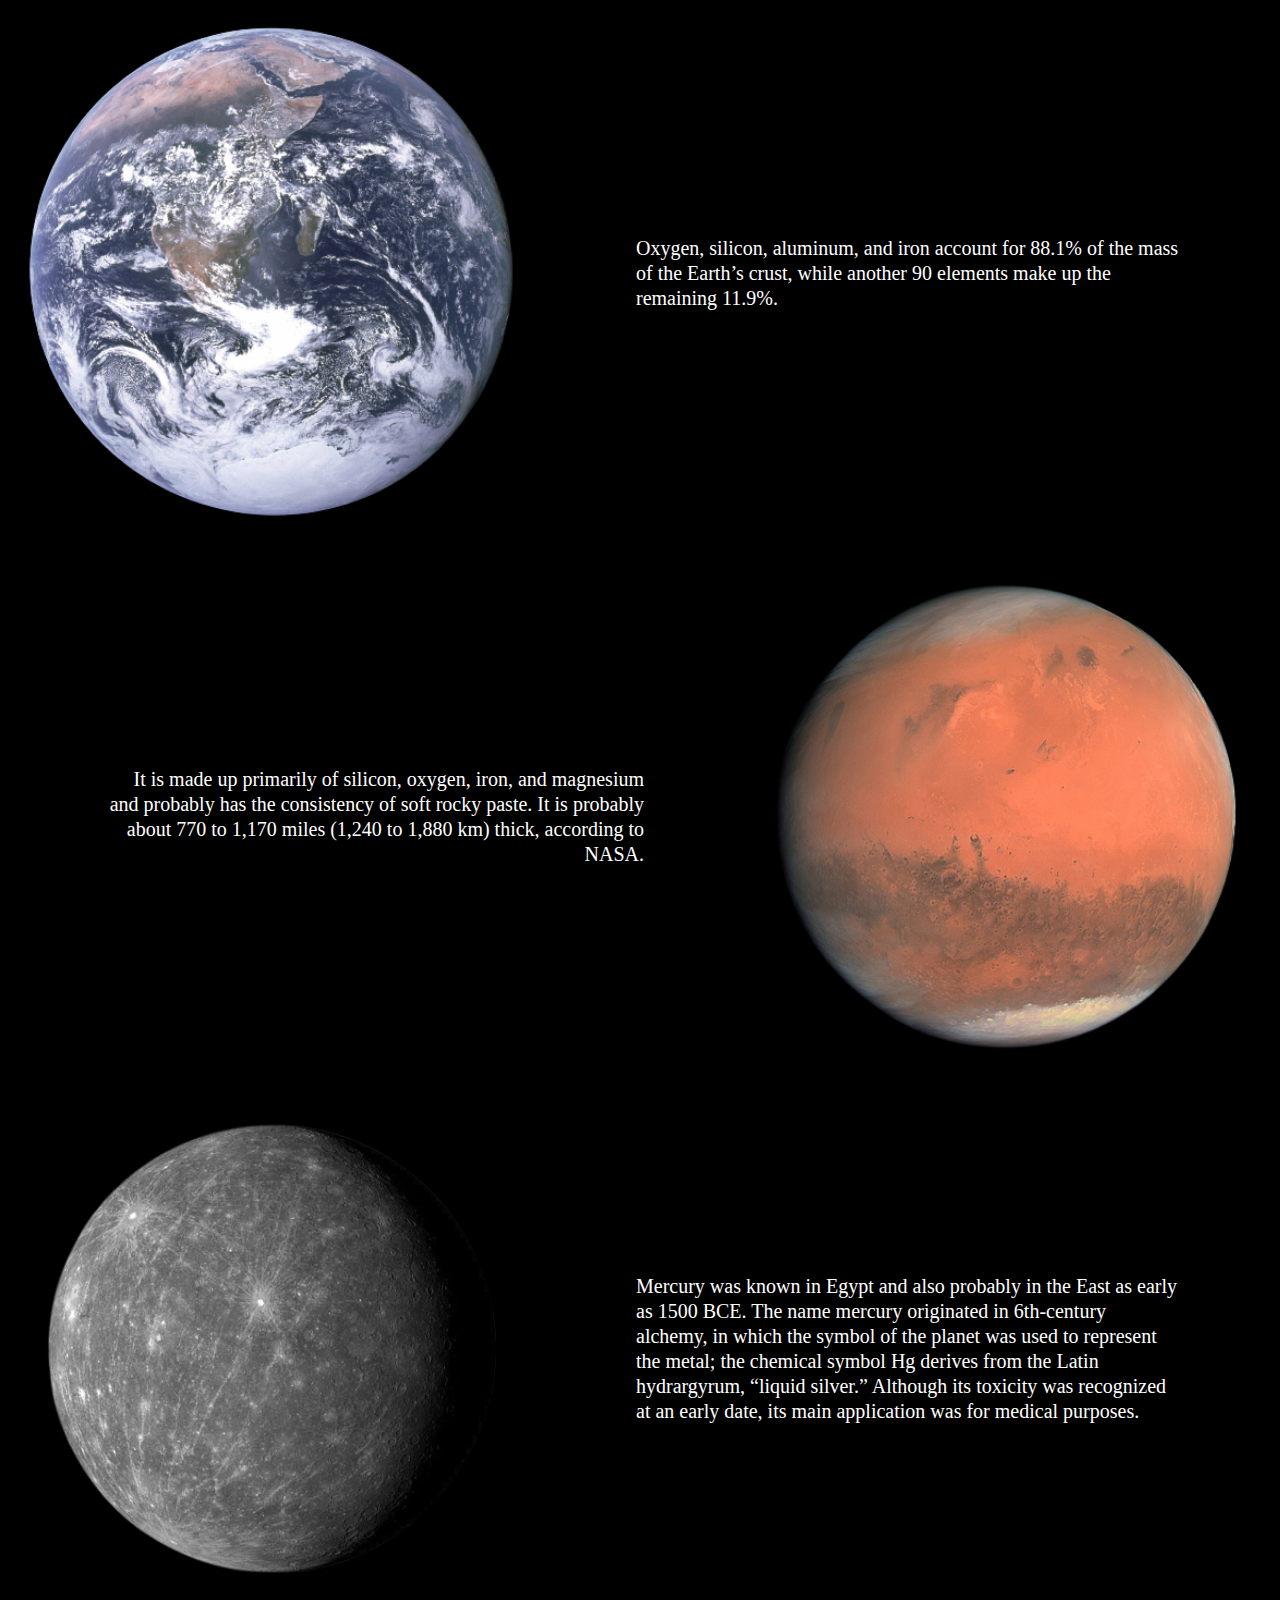
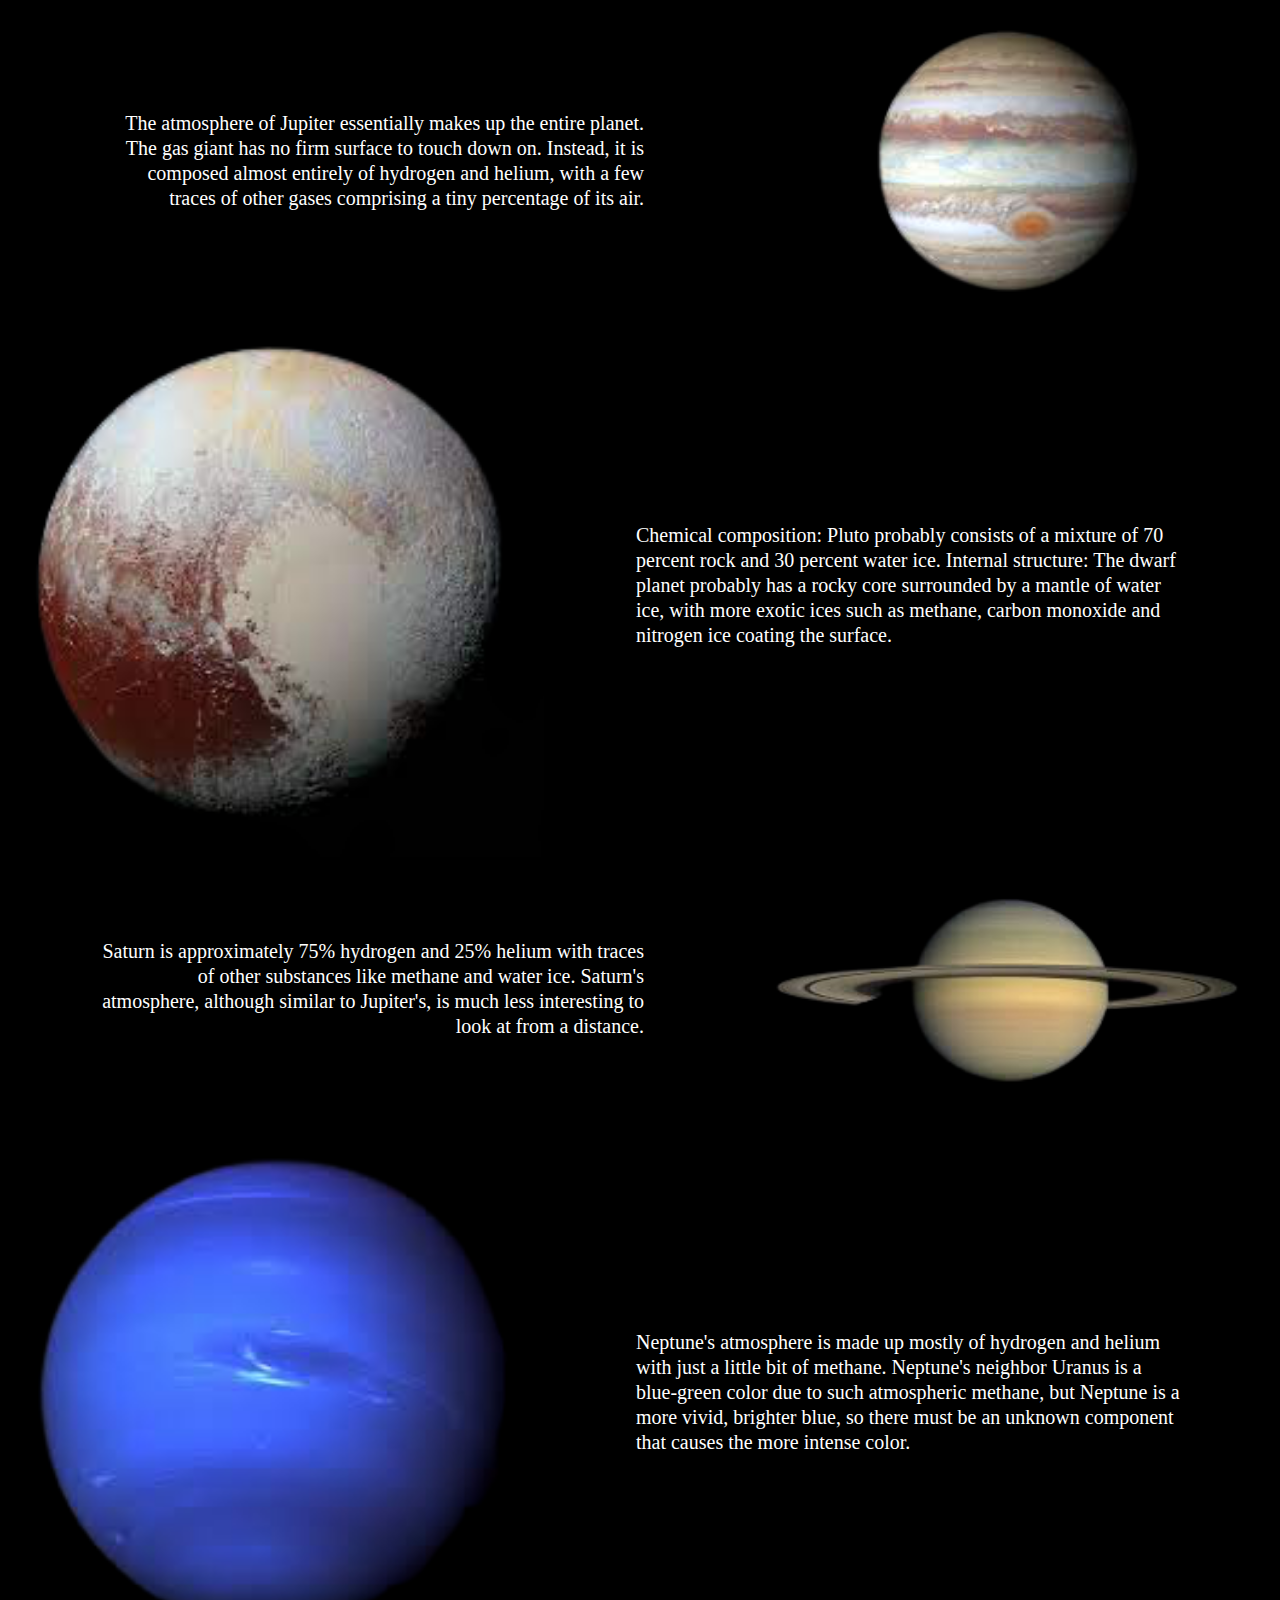
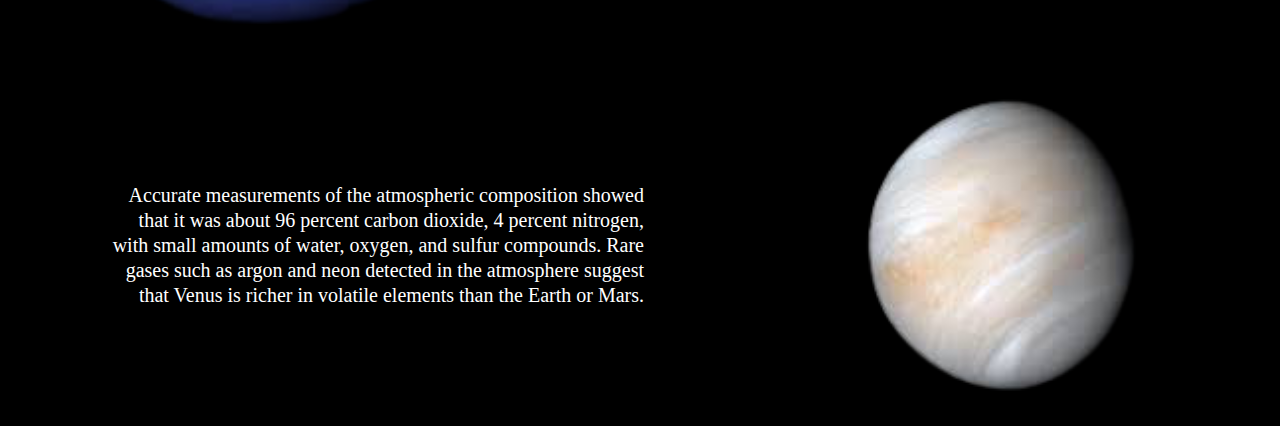
<file: planet.html>
<!DOCTYPE html>
<html lang="en">

<head>
    <title>
        Planet
    </title>
    <meta charset="utf-8">
    <link rel="stylesheet" href="style.css">
</head>

<body style="background-color:black;">
    <div class="row">
        <div class="column-left">
            <img src="./Image/The_Earth_seen_from_Apollo_17-removebg-preview.png">
        </div>
        <div class="column-right column-text-right">
            Oxygen, silicon, aluminum, and iron account for 88.1% of the mass of the Earth’s crust, while another 90 elements make up the remaining 11.9%.
        </div>
    </div>
    <div class="row">
        <div class="column-right">
            <img src="./Image/mars.png">
        </div>
        <div class="column-left column-text-left">
            It is made up primarily of silicon, oxygen, iron, and magnesium and probably has the consistency of soft rocky paste. It is probably about 770 to 1,170 miles (1,240 to 1,880 km) thick, according to NASA.
        </div>
    </div>
    <div class="row">
        <div class="column-left">
            <img src="./Image/mecury-removebg-preview.png">
        </div>
        <div class="column-right column-text-right">
            Mercury was known in Egypt and also probably in the East as early as 1500 BCE. The name mercury originated in 6th-century alchemy, in which the symbol of the planet was used to represent the metal; the chemical symbol Hg derives from the Latin hydrargyrum, “liquid silver.” Although its toxicity was recognized at an early date, its main application was for medical purposes.
        </div>
    </div>
    <div class="row">
        <div class="column-right">
            <img src="./Image/jupiter.png">
        </div>
        <div class="column-left column-text-left">
            The atmosphere of Jupiter essentially makes up the entire planet. The gas giant has no firm surface to touch down on. Instead, it is composed almost entirely of hydrogen and helium, with a few traces of other gases comprising a tiny percentage of its air.
        </div>
    </div>
    <div class="row">
        <div class="column-left">
            <img src="./Image/pluto.png">
        </div>
        <div class="column-right column-text-right">
            Chemical composition: Pluto probably consists of a mixture of 70 percent rock and 30 percent water ice. Internal structure: The dwarf planet probably has a rocky core surrounded by a mantle of water ice, with more exotic ices such as methane, carbon monoxide and nitrogen ice coating the surface.
        </div>
    </div>
    <div class="row">
        <div class="column-right">
            <img src="./Image/saturn.png">
        </div>
        <div class="column-left column-text-left">
            Saturn is approximately 75% hydrogen and 25% helium with traces of other substances like methane and water ice. Saturn's atmosphere, although similar to Jupiter's, is much less interesting to look at from a distance.
        </div>
    </div>
    <div class="row">
        <div class="column-left">
            <img src="./Image/neptune.png">
        </div>
        <div class="column-right column-text-right">
            Neptune's atmosphere is made up mostly of hydrogen and helium with just a little bit of methane. Neptune's neighbor Uranus is a blue-green color due to such atmospheric methane, but Neptune is a more vivid, brighter blue, so there must be an unknown component that causes the more intense color.
        </div>
    </div>
    <div class="row">
        <div class="column-right">
            <img src="./Image/venus.png">
        </div>
        <div class="column-left column-text-left">
            Accurate measurements of the atmospheric composition showed that it was about 96 percent carbon dioxide, 4 percent nitrogen, with small amounts of water, oxygen, and sulfur compounds. Rare gases such as argon and neon detected in the atmosphere suggest that Venus is richer in volatile elements than the Earth or Mars.
        </div>
    </div>
</body>

</html>
</file>
<file: style.css>
* {
    padding: 0px;
    margin: 0px;
}

#menu {
    position: relative;
    margin: 0 auto;
    text-align: center;
    font-style: normal;
    text-transform: uppercase;
    color: #ffffff;
    padding: 20px 0;
}
#menu a{
    font: 16px/30px D-DIN-Bold,Arial,Verdana,sans-serif;
    font-weight: 400;
    color: #fff;
}
#menu a.social {
    display: inline-block;
    margin: 0 20px;
    text-decoration: none;
}
#menu a:hover {
    color: rgb(30, 31, 30);
}
#menu li {
    display: inline-block;
}

img {
    width: 100%;
    height: 100%;
}

.text {
    color: #fff;
    position: absolute;
    top: 670px;
    left: 700px;
    font-family: D-DIN-Medium;
    font-size: 20px;
    line-height: 38px;
}
.text-1 {
    color: #fff;
    position: absolute;
    top: 700px;
    left: 700px;
    font-family: D-DIN-Bold;
    font-size: 25px;
    line-height: 48px;
    text-transform: uppercase;
}

#footer {
    position: relative;
    margin: 0 auto;
    text-align: center;
    font-weight: 400;
    font-style: normal;
    text-transform: uppercase;
    color: #979797;
    padding: 20px 0;
}
#footer {
    background: #000;
}
#footer a.social {
    display: inline-block;
    margin: 0 20px;
    text-decoration: none;
}
#footer a {
    font-family: 12px/24px D-DIN-Bold,Arial,Verdana,sans-serif;
    font-weight: 400;
    font-size: 14px;
    color: #fff;

}
#footer span {
    font-size: 12px;
    margin: 0 20px;
}

p:first-of-type {
    margin-top: 20px;
}
p {
    margin: 15px 0;
}
p {
    font-family:'Franklin Gothic Medium', 'Arial Narrow', Arial, sans-serif;
    line-height: 1.6;
    text-decoration: none;
}
p {
    display: inline-block;
    margin-block-start: 1em;
    margin-block-end: 1em;
    margin-inline-start: 0px;
    margin-inline-end: 0px;
}

.planet-image-1 {
    width: 40%;
    height: 40%;
    float:right;
}
.planet-image-2 {
    width: 40%;
    height: 40%;
    float:left;
    margin: 0 110px;
}
.planet-image-3 {
    width: 40%;
    height: 40%;
    float:right;
}
.planet-image-4 {
    width: 40%;
    height: 40%;
    float:left;
}
.planet-image-5 {
    width: 40%;
    height: 40%;
    float:right;
}
.planet-image-6 {
    width: 40%;
    height: 40%;
    float:left;
}.planet-image-7 {
    width: 40%;
    height: 40%;
    float:right;
}

.column-left {
    display: flex;
    float: left;
    width: 42.5%;
    justify-content: center;
    align-items: center;
}

.column-right {
    display: flex;
    float: right;
    width: 42.5%;
    justify-content: center;
    align-items: center;
}

.row {
    position: relative;
}

.row:after {
    position: relative;
    content: "";
    display: table;
    clear: both;
}

.column-text-left {
    position: absolute;
    color: #fff;
    font-family: D-DIN-Medium;
    font-size: 20px;
    line-height: 25px;
    top: 50%;
    transform: translateY(-50%);
    text-align: right;
    left: 100px;
}

.column-text-right {
    position: absolute;
    color: #fff;
    font-family: D-DIN-Medium;
    font-size: 20px;
    line-height: 25px;
    top: 50%;
    transform: translateY(-50%);
    text-align: left;
    right: 100px;
}
</file>
